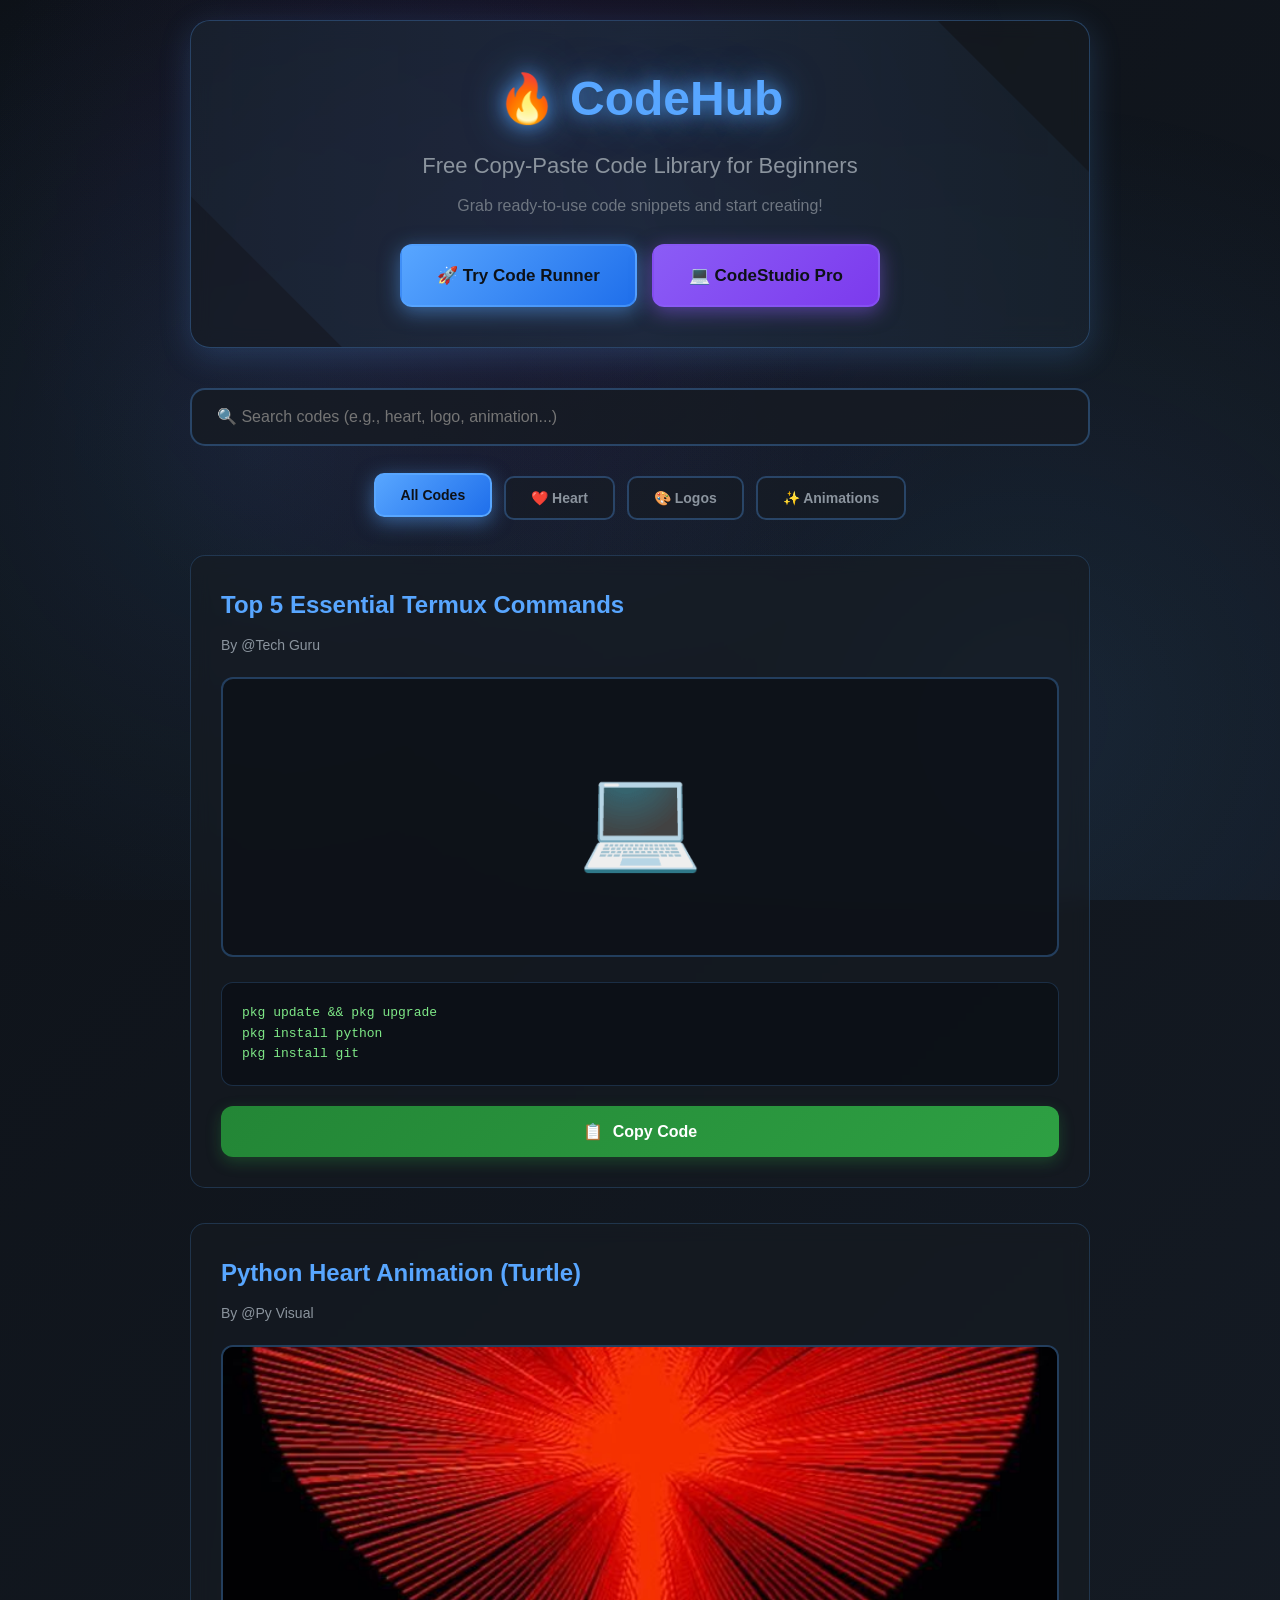
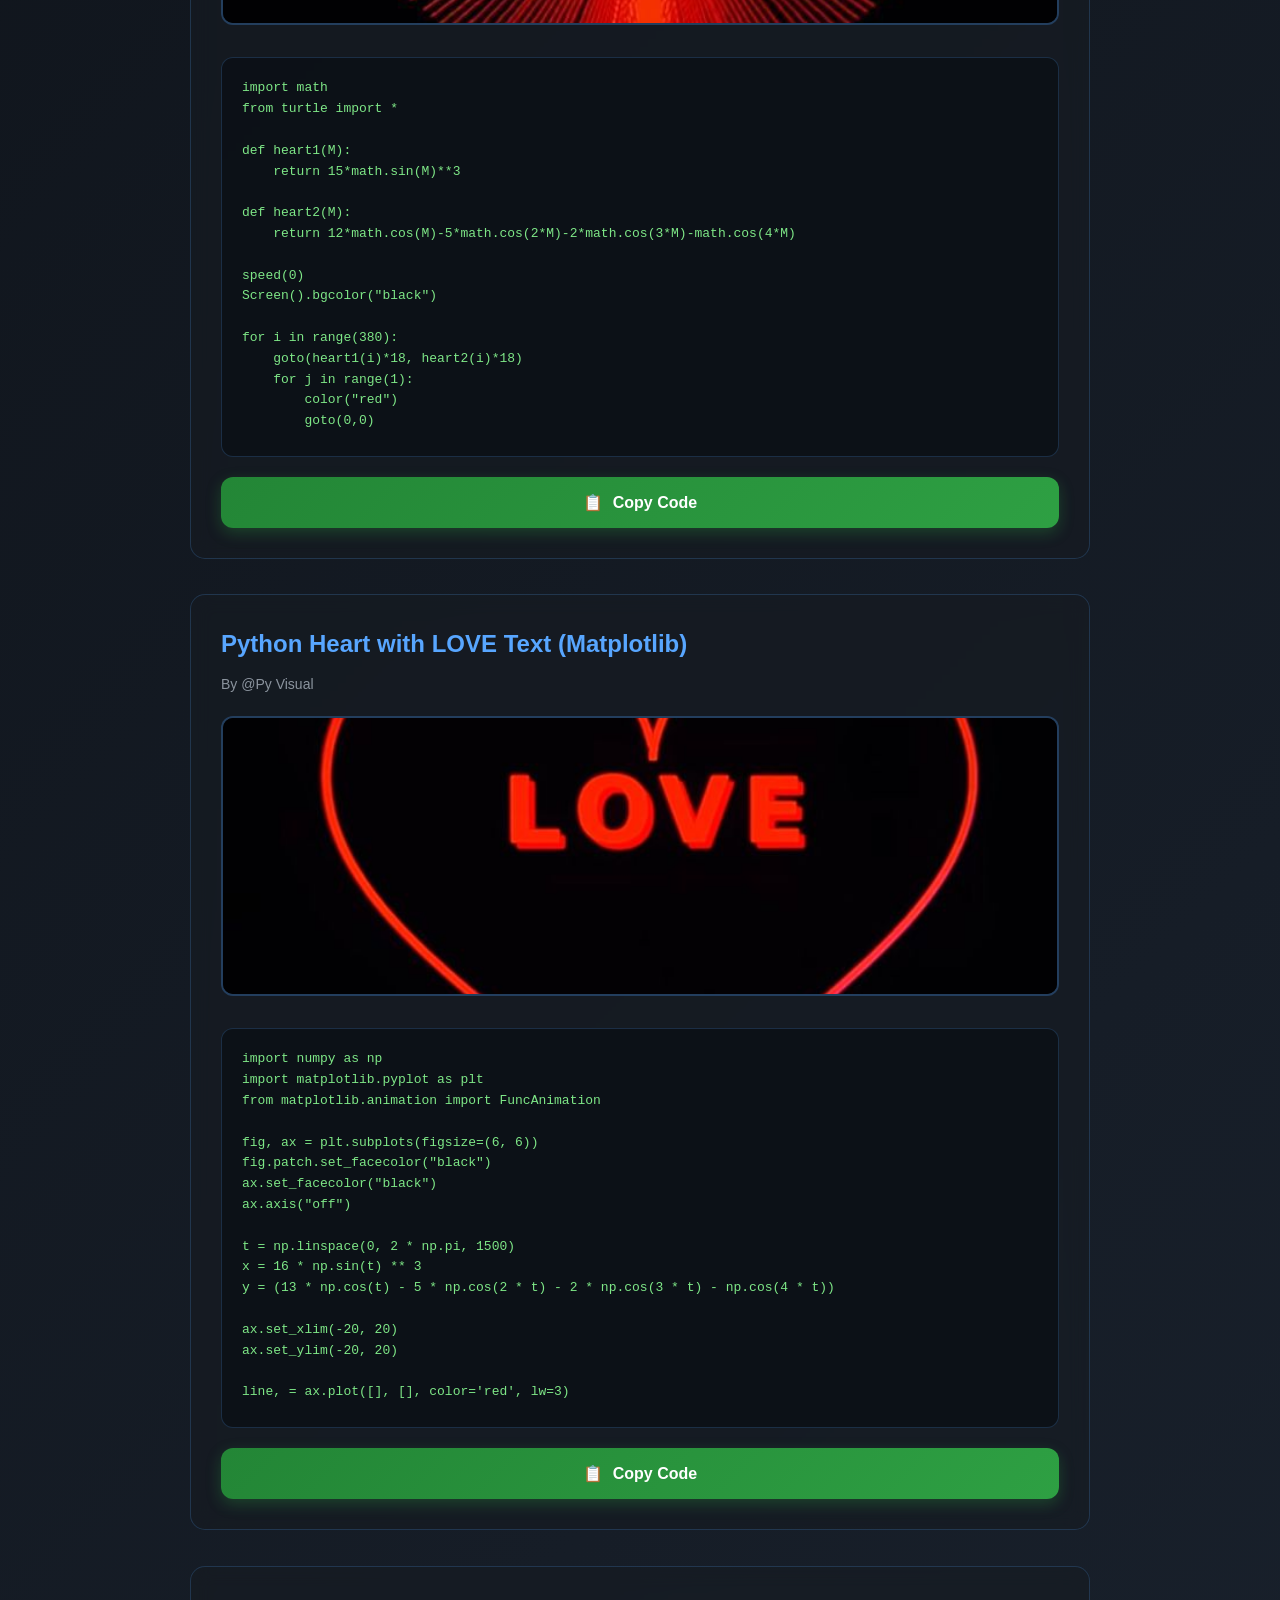
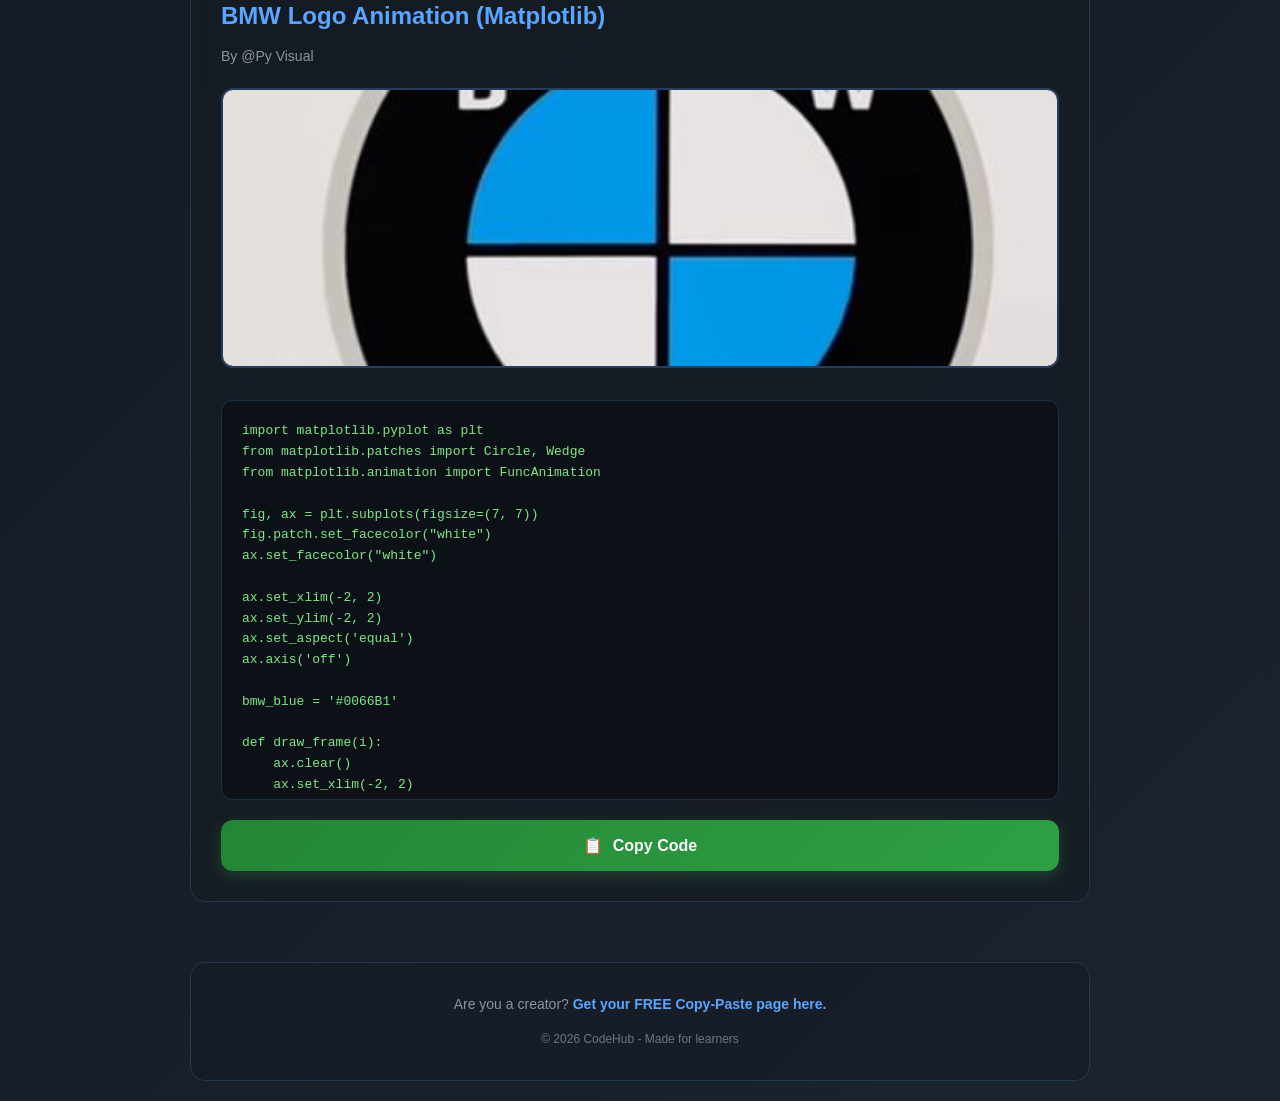
<file: index.html>
<!DOCTYPE html>
<html lang="en">
<head>
    <meta charset="UTF-8">
    <meta name="viewport" content="width=device-width, initial-scale=1.0">
    <title>CodeHub - Free Copy-Paste Code Library</title>
    <link rel="stylesheet" href="style.css">
</head>
<body>
    <div class="container">
        <header>
            <h1>🔥 CodeHub</h1>
            <p class="tagline">Free Copy-Paste Code Library for Beginners</p>
            <p class="subtitle">Grab ready-to-use code snippets and start creating!</p>
            
            <div class="header-buttons">
                <a href="run.html" class="btn-primary">🚀 Try Code Runner</a>
                <a href="editor.html" class="btn-primary btn-studio">💻 CodeStudio Pro</a>
            </div>
        </header>

        <!-- Search Bar -->
        <div class="search-box">
            <input type="text" id="searchInput" placeholder="🔍 Search codes (e.g., heart, logo, animation...)">
        </div>

        <!-- Category Filter -->
        <div class="category-filter">
            <button class="filter-btn active" data-category="all">All Codes</button>
            <button class="filter-btn" data-category="heart">❤️ Heart</button>
            <button class="filter-btn" data-category="logo">🎨 Logos</button>
            <button class="filter-btn" data-category="animation">✨ Animations</button>
        </div>
        
        <div id="codeGallery" class="gallery">
            <!-- Codes will be loaded here -->
        </div>

        <footer>
            <p>Are you a creator? <a href="mailto:futurebokamoso20@gmail.com?subject=I want my own code page">Get your FREE Copy-Paste page here.</a></p>
            <p class="copyright">© 2026 CodeHub - Made for learners</p>
        </footer>
    </div>
    <script src="script.js"></script>
    
    <!-- Visitor Tracker -->
    <script data-goatcounter="https://futurebokamoso20.goatcounter.com/count" async src="//gc.zgo.at/count.js"></script>
</body>
</html>
</file>
<file: style.css>
* {
    margin: 0;
    padding: 0;
    box-sizing: border-box;
}

body {
    font-family: -apple-system, BlinkMacSystemFont, "Segoe UI", Roboto, Helvetica, Arial, sans-serif;
    background: linear-gradient(-45deg, #0d1117, #161b22, #1f2937, #0d1117);
    background-size: 400% 400%;
    animation: gradientShift 15s ease infinite;
    color: #c9d1d9;
    padding: 20px;
    line-height: 1.6;
    overflow-x: hidden;
}

body::before {
    content: '';
    position: fixed;
    top: 0;
    left: 0;
    width: 100%;
    height: 100%;
    background-image: 
        radial-gradient(circle at 20% 50%, rgba(88, 166, 255, 0.1) 0%, transparent 50%),
        radial-gradient(circle at 80% 80%, rgba(88, 166, 255, 0.1) 0%, transparent 50%),
        radial-gradient(circle at 40% 20%, rgba(136, 46, 224, 0.1) 0%, transparent 50%);
    pointer-events: none;
    z-index: -1;
    animation: float 20s ease-in-out infinite;
}

@keyframes gradientShift {
    0% { background-position: 0% 50%; }
    50% { background-position: 100% 50%; }
    100% { background-position: 0% 50%; }
}

@keyframes float {
    0%, 100% { transform: translateY(0) rotate(0deg); }
    33% { transform: translateY(-30px) rotate(120deg); }
    66% { transform: translateY(30px) rotate(240deg); }
}

.container {
    max-width: 900px;
    margin: 0 auto;
    animation: fadeInUp 1s ease-out;
}

@keyframes fadeInUp {
    from {
        opacity: 0;
        transform: translateY(50px);
    }
    to {
        opacity: 1;
        transform: translateY(0);
    }
}

header {
    text-align: center;
    margin-bottom: 40px;
    padding: 40px 20px;
    background: rgba(22, 27, 34, 0.6);
    backdrop-filter: blur(10px);
    border-radius: 20px;
    border: 1px solid rgba(88, 166, 255, 0.3);
    box-shadow: 0 8px 32px rgba(88, 166, 255, 0.2);
    animation: glowPulse 3s ease-in-out infinite;
    position: relative;
    overflow: hidden;
}

header::before {
    content: '';
    position: absolute;
    top: -50%;
    left: -50%;
    width: 200%;
    height: 200%;
    background: linear-gradient(45deg, transparent, rgba(88, 166, 255, 0.1), transparent);
    transform: rotate(45deg);
    animation: shimmer 3s infinite;
}

@keyframes shimmer {
    0% { transform: translateX(-100%) translateY(-100%) rotate(45deg); }
    100% { transform: translateX(100%) translateY(100%) rotate(45deg); }
}

@keyframes glowPulse {
    0%, 100% { box-shadow: 0 8px 32px rgba(88, 166, 255, 0.2); }
    50% { box-shadow: 0 8px 50px rgba(88, 166, 255, 0.5); }
}

h1 {
    color: #58a6ff;
    font-size: 48px;
    margin-bottom: 10px;
    text-shadow: 0 0 20px rgba(88, 166, 255, 0.8), 0 0 40px rgba(88, 166, 255, 0.5);
    animation: titleGlow 2s ease-in-out infinite;
    position: relative;
    z-index: 1;
}

@keyframes titleGlow {
    0%, 100% { text-shadow: 0 0 20px rgba(88, 166, 255, 0.8), 0 0 40px rgba(88, 166, 255, 0.5); }
    50% { text-shadow: 0 0 30px rgba(88, 166, 255, 1), 0 0 60px rgba(88, 166, 255, 0.8); }
}

.tagline {
    font-size: 22px;
    color: #8b949e;
    margin-bottom: 10px;
    position: relative;
    z-index: 1;
    animation: fadeInUp 1s ease-out 0.3s both;
}

.subtitle {
    font-size: 16px;
    color: #6e7681;
    position: relative;
    z-index: 1;
    animation: fadeInUp 1s ease-out 0.6s both;
}

.header-buttons {
    margin-top: 25px;
    display: flex;
    gap: 15px;
    justify-content: center;
    flex-wrap: wrap;
    position: relative;
    z-index: 1;
}

.btn-primary {
    background: linear-gradient(135deg, #58a6ff, #1f6feb);
    color: #0d1117;
    padding: 16px 35px;
    border-radius: 12px;
    text-decoration: none;
    font-weight: bold;
    font-size: 17px;
    display: inline-block;
    transition: all 0.3s;
    box-shadow: 0 5px 20px rgba(88, 166, 255, 0.5);
    border: 2px solid rgba(88, 166, 255, 0.5);
    animation: buttonPulse 2s ease-in-out infinite;
}

.btn-primary.btn-studio {
    background: linear-gradient(135deg, #8b5cf6, #7c3aed);
    border-color: rgba(139, 92, 246, 0.5);
    box-shadow: 0 5px 20px rgba(139, 92, 246, 0.5);
}

.btn-primary:hover {
    transform: translateY(-5px) scale(1.05);
    box-shadow: 0 10px 35px rgba(88, 166, 255, 0.7);
}

.btn-primary.btn-studio:hover {
    box-shadow: 0 10px 35px rgba(139, 92, 246, 0.7);
}

@keyframes buttonPulse {
    0%, 100% { box-shadow: 0 5px 20px rgba(88, 166, 255, 0.5); }
    50% { box-shadow: 0 5px 30px rgba(88, 166, 255, 0.8); }
}

.search-box {
    margin-bottom: 30px;
    animation: fadeInUp 1s ease-out 0.9s both;
}

#searchInput {
    width: 100%;
    padding: 18px 25px;
    font-size: 16px;
    border: 2px solid rgba(88, 166, 255, 0.3);
    border-radius: 15px;
    background: rgba(22, 27, 34, 0.8);
    color: #c9d1d9;
    outline: none;
    transition: all 0.3s;
    backdrop-filter: blur(10px);
}

#searchInput:focus {
    border-color: #58a6ff;
    box-shadow: 0 0 20px rgba(88, 166, 255, 0.4);
    transform: scale(1.02);
}

.category-filter {
    display: flex;
    gap: 12px;
    margin-bottom: 35px;
    flex-wrap: wrap;
    justify-content: center;
    animation: fadeInUp 1s ease-out 1.2s both;
}

.filter-btn {
    padding: 12px 25px;
    border: 2px solid rgba(88, 166, 255, 0.3);
    background: rgba(22, 27, 34, 0.6);
    color: #8b949e;
    border-radius: 10px;
    cursor: pointer;
    font-size: 14px;
    font-weight: 600;
    transition: all 0.3s;
    backdrop-filter: blur(5px);
    position: relative;
    overflow: hidden;
}

.filter-btn::before {
    content: '';
    position: absolute;
    top: 0;
    left: -100%;
    width: 100%;
    height: 100%;
    background: linear-gradient(90deg, transparent, rgba(88, 166, 255, 0.3), transparent);
    transition: left 0.5s;
}

.filter-btn:hover::before {
    left: 100%;
}

.filter-btn:hover {
    border-color: #58a6ff;
    color: #58a6ff;
    transform: translateY(-3px);
    box-shadow: 0 5px 15px rgba(88, 166, 255, 0.3);
}

.filter-btn.active {
    background: linear-gradient(135deg, #58a6ff, #1f6feb);
    color: #0d1117;
    border-color: #58a6ff;
    box-shadow: 0 5px 20px rgba(88, 166, 255, 0.5);
    transform: translateY(-3px);
}

.gallery {
    display: grid;
    grid-template-columns: 1fr;
    gap: 35px;
}

.video-card {
    background: rgba(22, 27, 34, 0.6);
    backdrop-filter: blur(10px);
    border: 1px solid rgba(88, 166, 255, 0.2);
    border-radius: 15px;
    padding: 30px;
    transition: all 0.4s cubic-bezier(0.175, 0.885, 0.32, 1.275);
    animation: cardEntrance 0.6s ease-out both;
    position: relative;
    overflow: hidden;
}

.video-card:nth-child(1) { animation-delay: 0.1s; }
.video-card:nth-child(2) { animation-delay: 0.2s; }
.video-card:nth-child(3) { animation-delay: 0.3s; }
.video-card:nth-child(4) { animation-delay: 0.4s; }

@keyframes cardEntrance {
    from {
        opacity: 0;
        transform: translateY(50px) scale(0.9);
    }
    to {
        opacity: 1;
        transform: translateY(0) scale(1);
    }
}

.video-card::before {
    content: '';
    position: absolute;
    top: 0;
    left: 0;
    width: 100%;
    height: 100%;
    background: linear-gradient(135deg, rgba(88, 166, 255, 0.1), transparent);
    opacity: 0;
    transition: opacity 0.3s;
}

.video-card:hover {
    transform: translateY(-10px) scale(1.02);
    box-shadow: 0 15px 40px rgba(88, 166, 255, 0.3);
    border-color: #58a6ff;
}

.video-card:hover::before {
    opacity: 1;
}

.video-card h2 {
    color: #58a6ff;
    margin-bottom: 10px;
    font-size: 24px;
    position: relative;
    z-index: 1;
}

.video-card .creator-name {
    color: #8b949e;
    font-size: 14px;
    margin-bottom: 20px;
    position: relative;
    z-index: 1;
}

.thumbnail-img {
    width: 100%;
    height: 280px;
    object-fit: cover;
    border-radius: 12px;
    margin-bottom: 25px;
    border: 2px solid rgba(88, 166, 255, 0.3);
    background: rgba(13, 17, 23, 0.8);
    transition: all 0.3s;
    position: relative;
    z-index: 1;
}

.thumbnail-img:hover {
    transform: scale(1.05);
    box-shadow: 0 10px 30px rgba(88, 166, 255, 0.4);
}

.thumbnail {
    width: 100%;
    height: 280px;
    background: rgba(13, 17, 23, 0.8);
    border-radius: 12px;
    margin-bottom: 25px;
    display: flex;
    align-items: center;
    justify-content: center;
    font-size: 100px;
    border: 2px solid rgba(88, 166, 255, 0.3);
    position: relative;
    z-index: 1;
    animation: emojiFloat 3s ease-in-out infinite;
}

@keyframes emojiFloat {
    0%, 100% { transform: translateY(0); }
    50% { transform: translateY(-10px); }
}

pre {
    background: rgba(13, 17, 23, 0.9);
    border: 1px solid rgba(88, 166, 255, 0.2);
    border-radius: 12px;
    padding: 20px;
    text-align: left;
    overflow-x: auto;
    font-family: "Courier New", Courier, monospace;
    color: #7ee787;
    font-size: 13px;
    max-height: 400px;
    overflow-y: auto;
    margin-bottom: 20px;
    position: relative;
    z-index: 1;
    transition: all 0.3s;
}

pre:hover {
    border-color: rgba(88, 166, 255, 0.5);
    box-shadow: 0 5px 20px rgba(88, 166, 255, 0.2);
}

pre::-webkit-scrollbar {
    height: 10px;
    width: 10px;
}

pre::-webkit-scrollbar-track {
    background: rgba(13, 17, 23, 0.5);
    border-radius: 5px;
}

pre::-webkit-scrollbar-thumb {
    background: linear-gradient(135deg, #58a6ff, #1f6feb);
    border-radius: 5px;
}

pre::-webkit-scrollbar-thumb:hover {
    background: linear-gradient(135deg, #1f6feb, #58a6ff);
}

.copy-btn {
    background: linear-gradient(135deg, #238636, #2ea043);
    color: white;
    border: none;
    padding: 16px 28px;
    border-radius: 12px;
    font-size: 16px;
    font-weight: bold;
    cursor: pointer;
    width: 100%;
    transition: all 0.3s;
    display: flex;
    align-items: center;
    justify-content: center;
    gap: 10px;
    position: relative;
    z-index: 1;
    box-shadow: 0 5px 15px rgba(46, 160, 67, 0.3);
}

.copy-btn:hover {
    transform: translateY(-3px) scale(1.02);
    box-shadow: 0 8px 25px rgba(46, 160, 67, 0.5);
}

.copy-btn:active {
    transform: translateY(-1px) scale(1);
}

.copy-btn.copied {
    background: linear-gradient(135deg, #2ea043, #3fb950);
}

footer {
    margin-top: 60px;
    text-align: center;
    font-size: 14px;
    color: #8b949e;
    padding: 30px;
    background: rgba(22, 27, 34, 0.4);
    border-radius: 15px;
    border: 1px solid rgba(88, 166, 255, 0.2);
    backdrop-filter: blur(5px);
    animation: fadeInUp 1s ease-out 1.5s both;
}

footer a {
    color: #58a6ff;
    text-decoration: none;
    font-weight: 600;
    transition: all 0.3s;
}

footer a:hover {
    text-shadow: 0 0 10px rgba(88, 166, 255, 0.8);
}

.copyright {
    margin-top: 15px;
    font-size: 12px;
    color: #6e7681;
}

@media (max-width: 600px) {
    h1 {
        font-size: 36px;
    }
    
    .tagline {
        font-size: 18px;
    }
    
    .header-buttons {
        flex-direction: column;
    }
    
    .btn-primary {
        width: 100%;
    }
    
    .category-filter {
        flex-direction: column;
    }
    
    .filter-btn {
        width: 100%;
    }
    
    .thumbnail, .thumbnail-img {
        height: 200px;
    }
}

@keyframes loadingPulse {
    0%, 100% { opacity: 1; }
    50% { opacity: 0.5; }
}

.loading {
    animation: loadingPulse 1.5s ease-in-out infinite;
}
</file>
